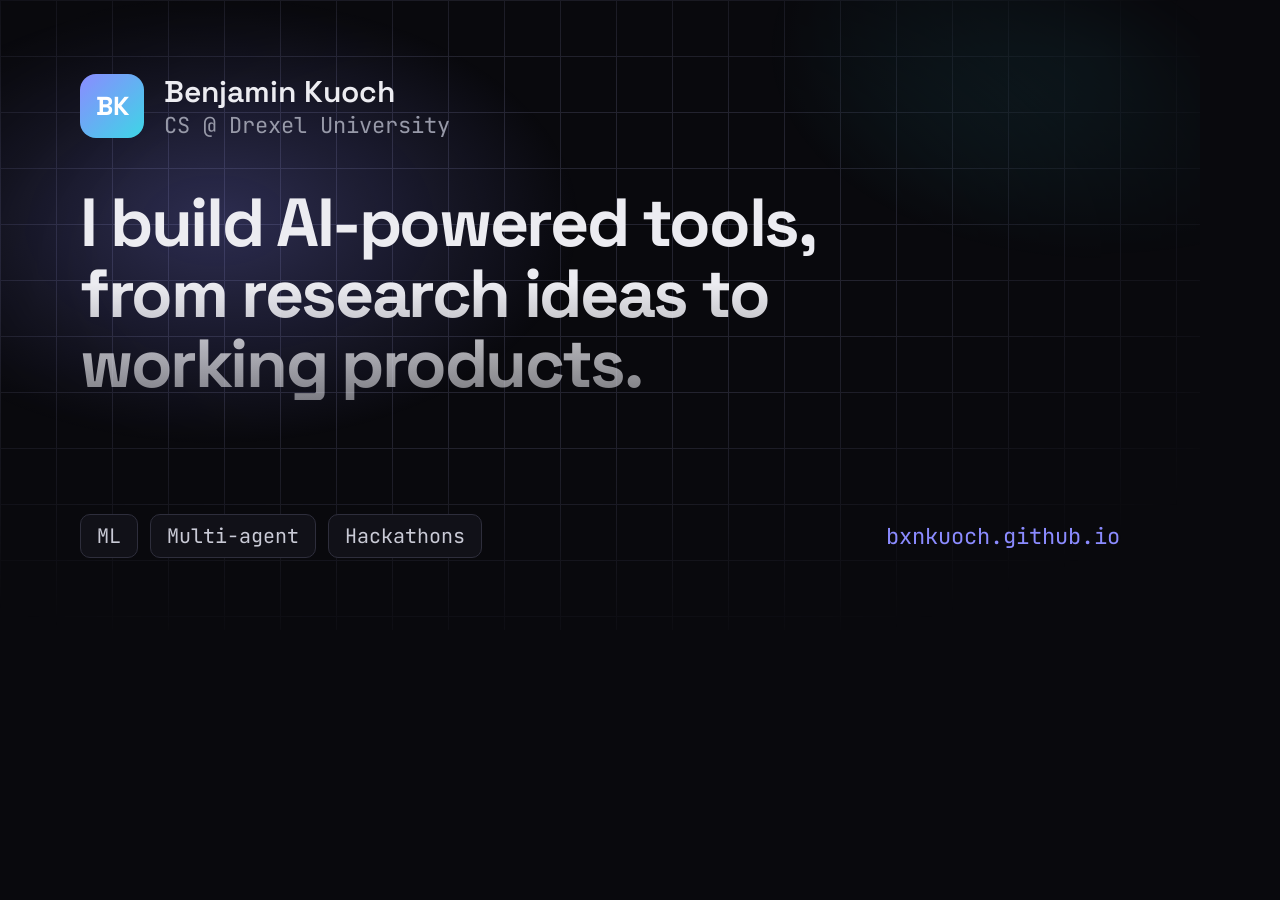
<file: tools/og.html>
<!doctype html><html><head><meta charset="utf-8">
<link href="https://fonts.googleapis.com/css2?family=JetBrains+Mono:wght@500&family=Space+Grotesk:wght@600;700&display=swap" rel="stylesheet">
<style>
html,body{margin:0;width:1200px;height:630px;overflow:hidden}
body{background:#09090d;color:#ececf1;font-family:"Space Grotesk",sans-serif;position:relative}
.bg{position:absolute;inset:0;background:
 radial-gradient(520px 320px at 18% 35%,rgba(139,139,255,.28),transparent 70%),
 radial-gradient(480px 300px at 92% 8%,rgba(61,214,230,.18),transparent 70%),
 linear-gradient(#23232f 1px,transparent 1px) 0 0/56px 56px,
 linear-gradient(90deg,#23232f 1px,transparent 1px) 0 0/56px 56px;
 -webkit-mask-image:radial-gradient(ellipse 90% 85% at 40% 40%,#000 35%,transparent 80%)}
.wrap{position:relative;padding:72px 80px;height:100%;box-sizing:border-box;display:flex;flex-direction:column}
.id{display:flex;align-items:center;gap:20px}
.mono{font-family:"JetBrains Mono",monospace;font-size:22px;color:#9799a8}
.mark{width:64px;height:64px;border-radius:16px;background:linear-gradient(135deg,#8b8bff,#3dd6e6);display:grid;place-items:center;font-weight:700;font-size:26px;color:#fff}
.name{font-size:30px;font-weight:600}
h1{font-size:68px;line-height:1.04;letter-spacing:-.035em;margin:48px 0 0;max-width:20ch;
 background:linear-gradient(180deg,#ececf1 45%,rgba(236,236,241,.5));-webkit-background-clip:text;color:transparent}
.foot{margin-top:auto;display:flex;justify-content:space-between;align-items:center}
.tags{display:flex;gap:12px}
.tags span{font-family:"JetBrains Mono",monospace;font-size:20px;padding:8px 16px;border:1px solid #2e2e3c;border-radius:10px;background:#111118;color:#c9cad6}
.url{font-family:"JetBrains Mono",monospace;font-size:22px;color:#8b8bff}
</style></head><body><div class="bg"></div><div class="wrap">
<div class="id"><div class="mark">BK</div><div><div class="name">Benjamin Kuoch</div><div class="mono">CS @ Drexel University</div></div></div>
<h1>I build AI-powered tools, from research ideas to working products.</h1>
<div class="foot"><div class="tags"><span>ML</span><span>Multi-agent</span><span>Hackathons</span></div><div class="url">bxnkuoch.github.io</div></div>
</div></body></html>
</file>
